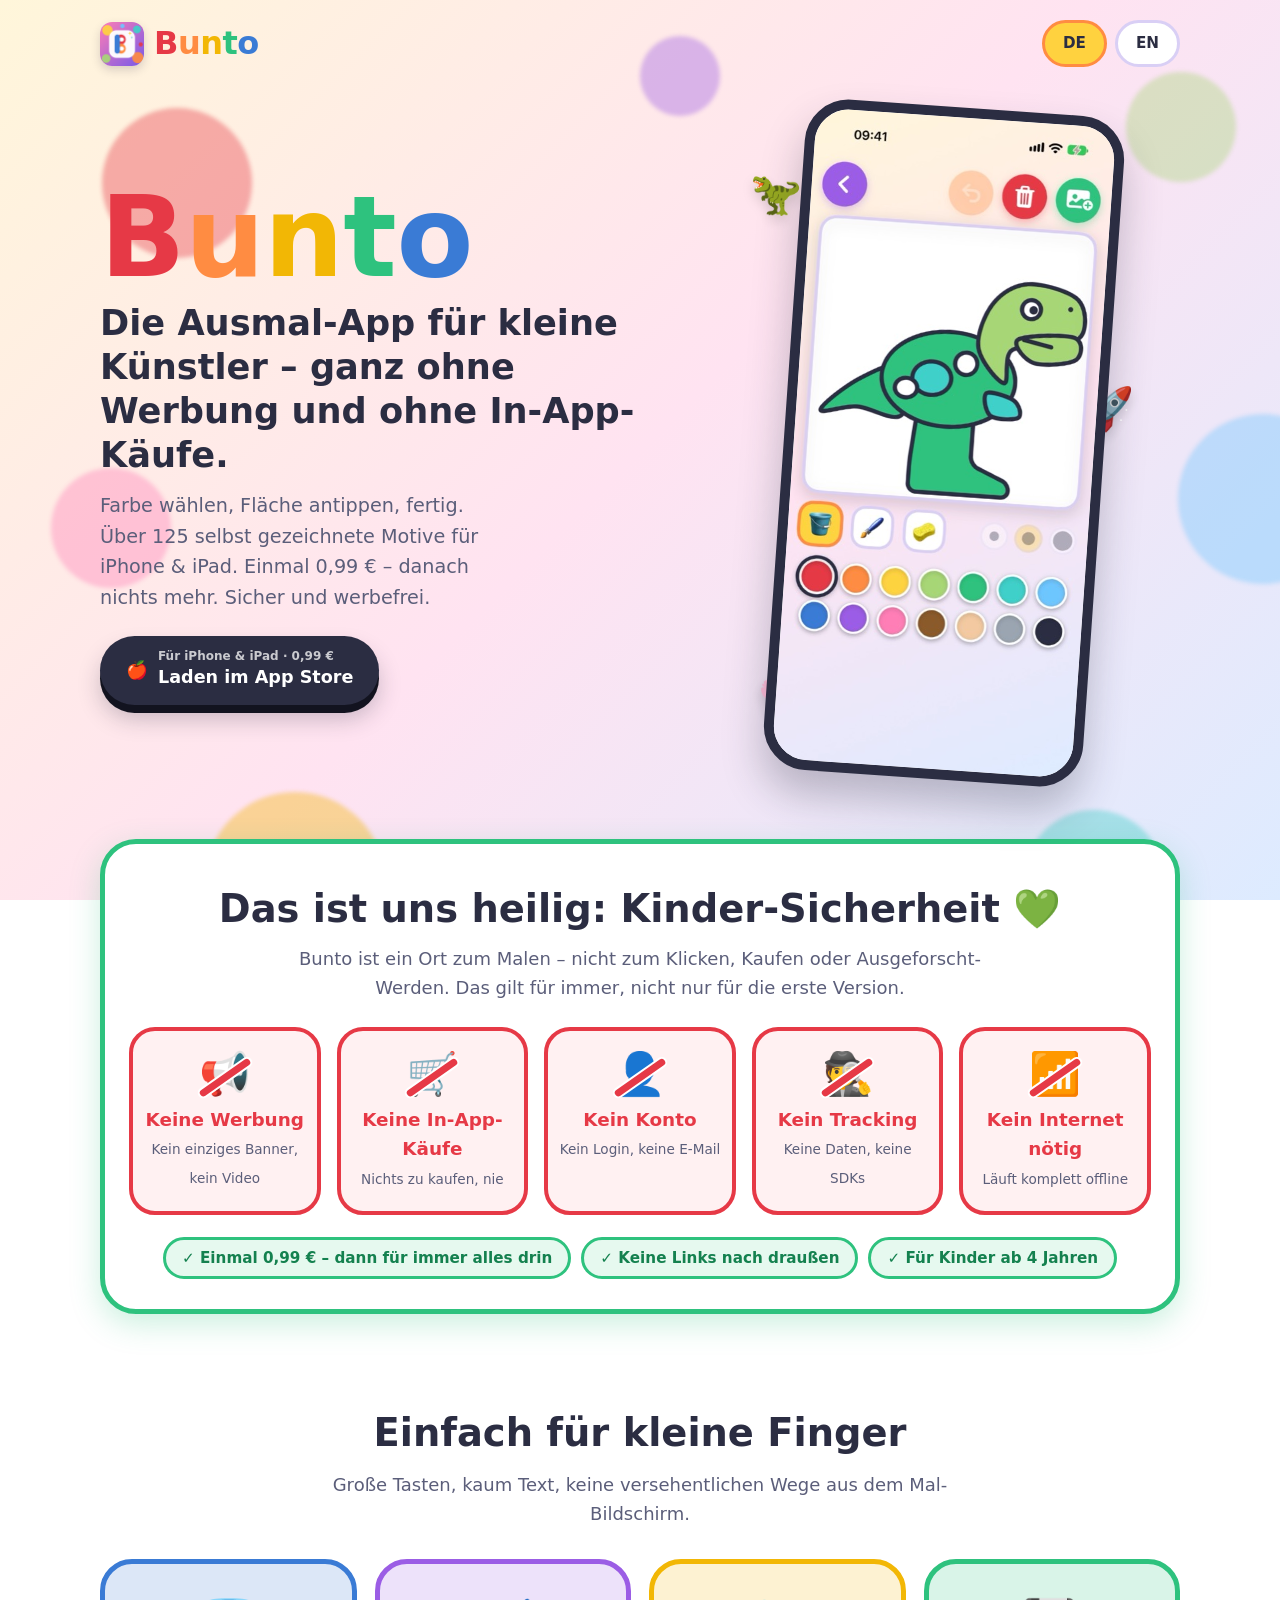
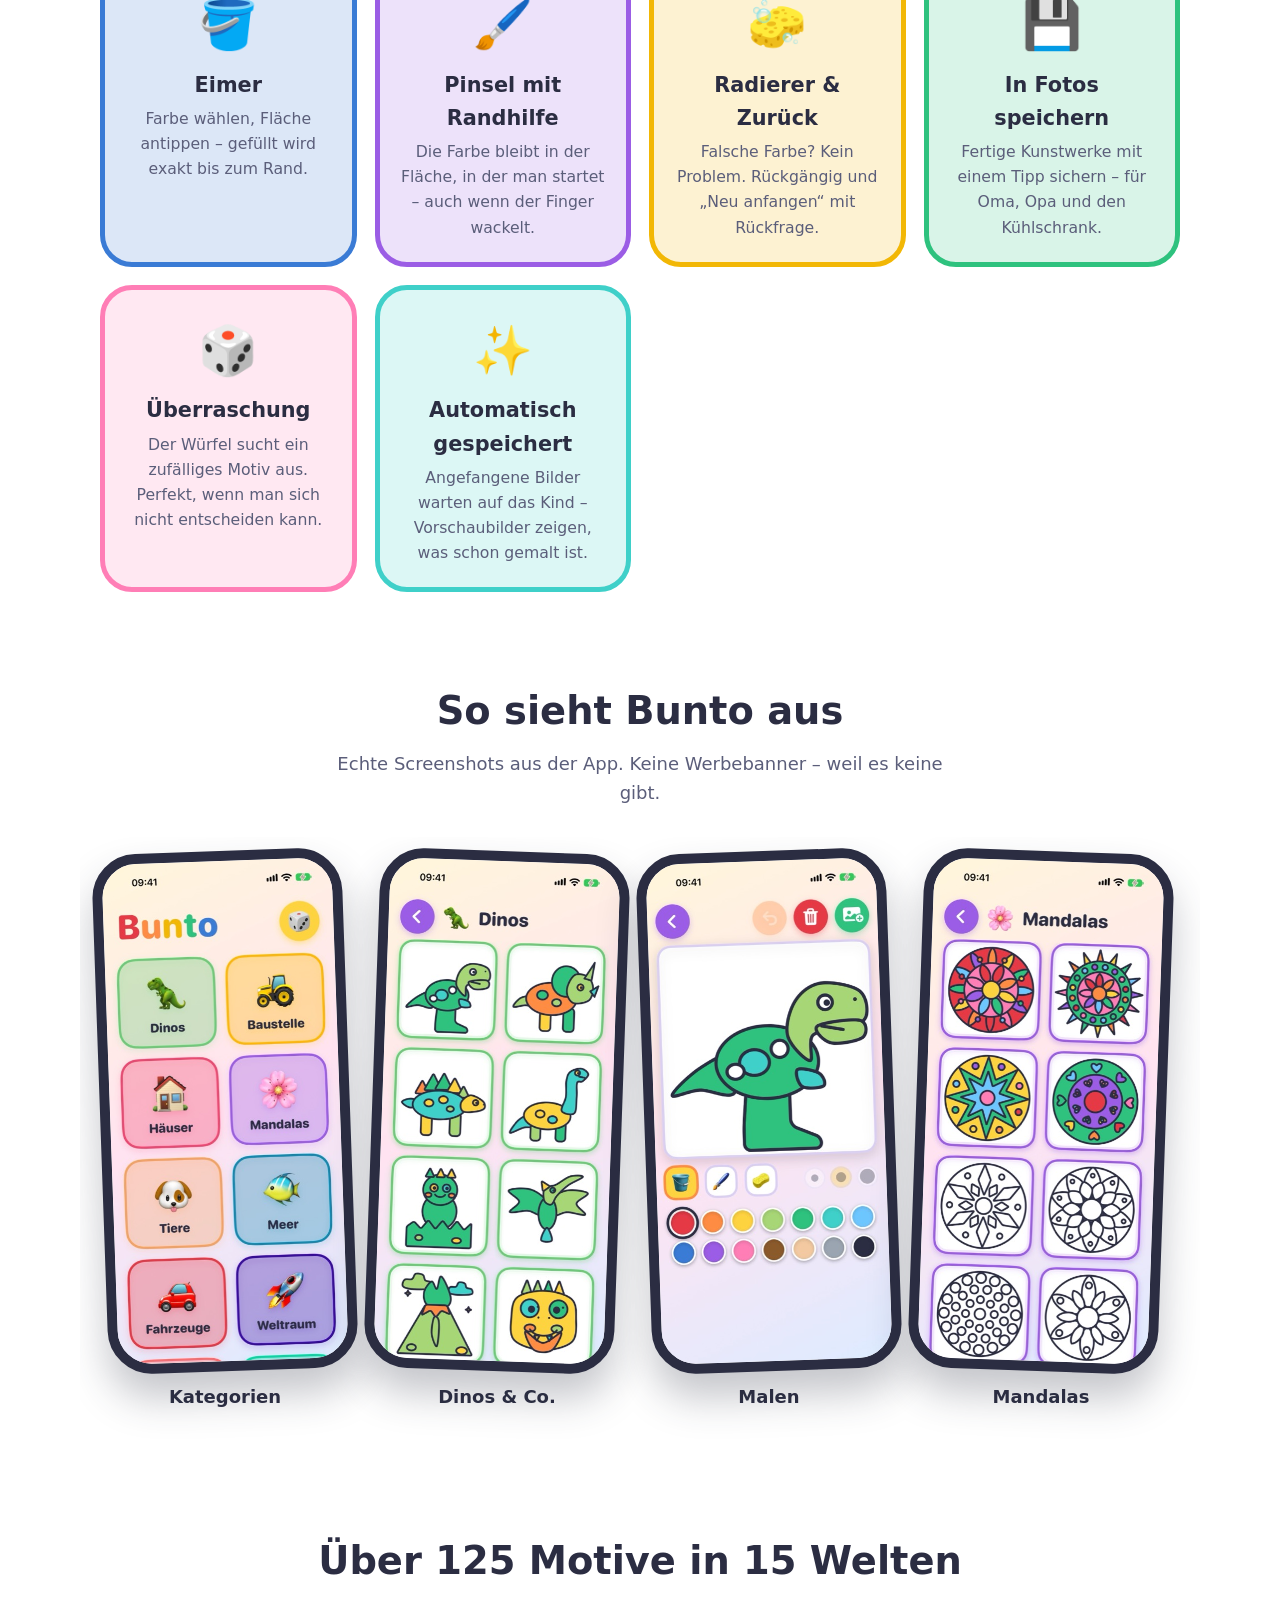
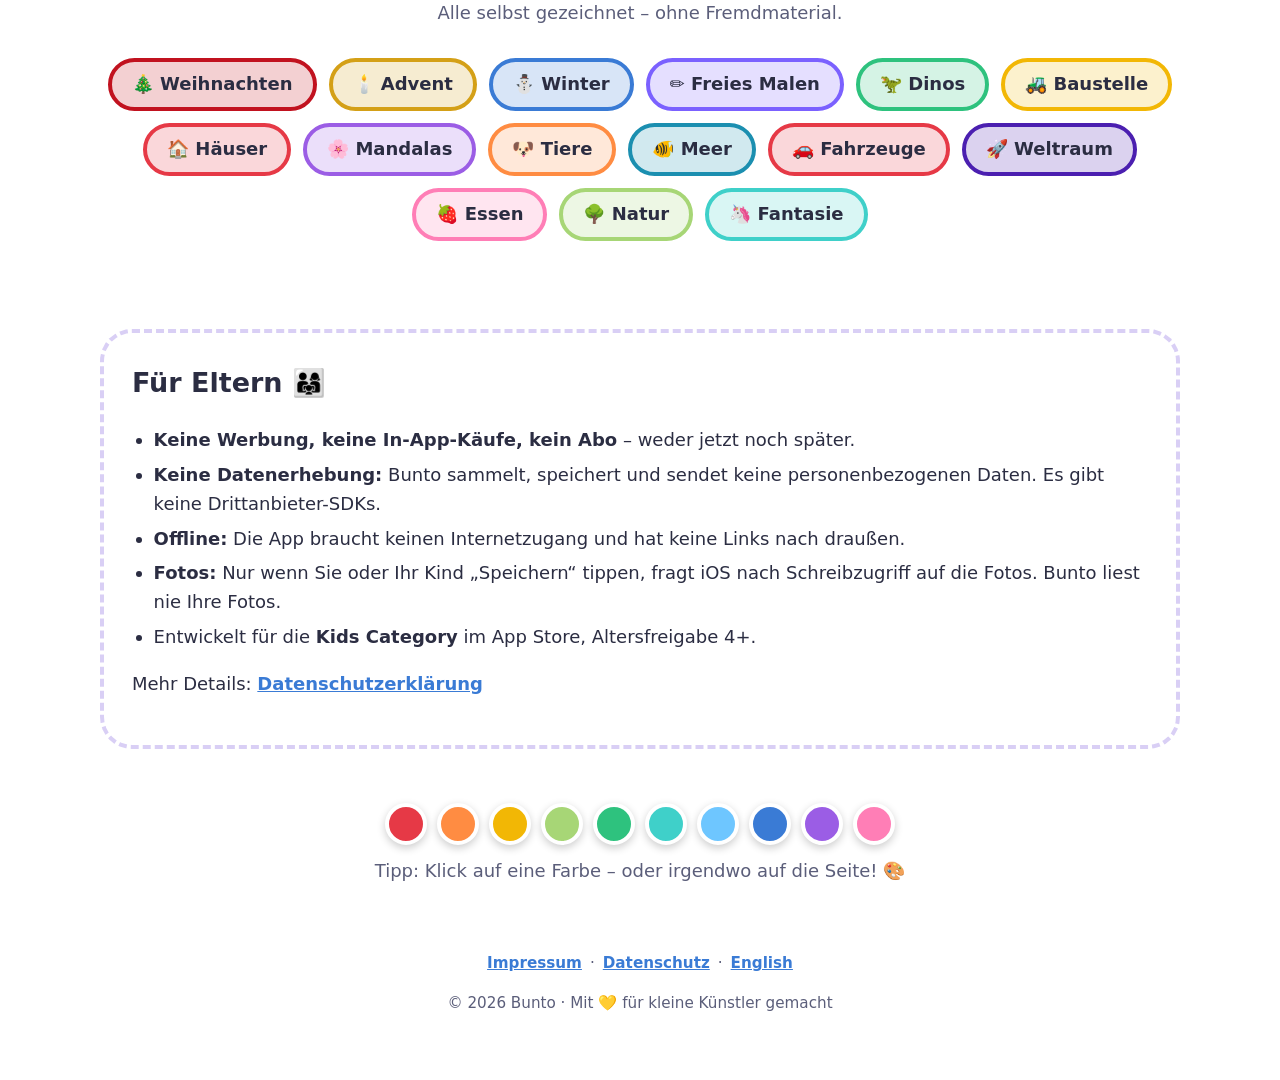
<file: index.html>
<!doctype html>
<html lang="de">
<head>
<meta charset="utf-8">
<meta name="viewport" content="width=device-width, initial-scale=1">
<title>Bunto – Malen für Kinder | Keine Werbung, keine In-App-Käufe</title>
<meta name="description" content="Bunto ist die Ausmal-App für Kinder: über 125 Motive, komplett ohne Werbung, ohne In-App-Käufe, ohne Konto und ohne Internet. Für iPhone & iPad.">
<link rel="icon" href="/assets/favicon.png">
<link rel="alternate" hreflang="de" href="/"><link rel="alternate" hreflang="en" href="/en/">
<meta property="og:title" content="Bunto – Malen für Kinder">
<meta property="og:description" content="Keine Werbung. Keine In-App-Käufe. Keine Daten. Nur Ausmalen.">
<meta property="og:image" content="/assets/icon.png">
<link rel="stylesheet" href="/assets/style.css">
</head>
<body>
<div class="splats" aria-hidden="true"></div>
<div class="wrap">
  <header class="top">
    <a class="brand" href="/"><img src="/assets/favicon.png" alt="" width="44" height="44"><span class="logo">Bunto</span></a>
    <nav class="lang" aria-label="Sprache"><a class="pill on" href="/" hreflang="de">DE</a><a class="pill" href="/en/" hreflang="en">EN</a></nav>
  </header>

  <main>
    <div class="hero">
      <div>
        <div class="logo big">Bunto</div>
        <h1>Die Ausmal-App für kleine Künstler – ganz ohne Werbung und ohne In-App-Käufe.</h1>
        <p class="lead">Farbe wählen, Fläche antippen, fertig. Über 125 selbst gezeichnete Motive für iPhone &amp; iPad. Einmal 0,99 € – danach nichts mehr. Sicher und werbefrei.</p>
        <a class="cta" href="https://apps.apple.com/app/id6836277407"><span>🍎</span><span><small>Für iPhone &amp; iPad · 0,99 €</small>Laden im App Store</span></a>
      </div>
      <div class="hero-art">
        <span class="emoji-float" style="left:-34px;top:8%">🦖</span>
        <span class="emoji-float" style="right:-30px;top:40%;animation-delay:-2s">🚀</span>
        <span class="emoji-float" style="left:-26px;bottom:8%;animation-delay:-3s">🌸</span>
        <div class="phone"><img src="/assets/shots/de/3-malen.jpg" alt="Bunto: ein Dino wird ausgemalt" width="900" height="1956"></div>
      </div>
    </div>

    <section id="versprechen" style="padding-top:10px">
      <div class="promise rv">
        <h2>Das ist uns heilig: Kinder-Sicherheit 💚</h2>
        <p>Bunto ist ein Ort zum Malen – nicht zum Klicken, Kaufen oder Ausgeforscht-Werden. Das gilt für immer, nicht nur für die erste Version.</p>
        <div class="nos">
          <div class="no"><span class="ico">📢</span><b>Keine Werbung</b><span class="s">Kein einziges Banner, kein Video</span></div>
          <div class="no"><span class="ico">🛒</span><b>Keine In-App-Käufe</b><span class="s">Nichts zu kaufen, nie</span></div>
          <div class="no"><span class="ico">👤</span><b>Kein Konto</b><span class="s">Kein Login, keine E-Mail</span></div>
          <div class="no"><span class="ico">🕵️</span><b>Kein Tracking</b><span class="s">Keine Daten, keine SDKs</span></div>
          <div class="no"><span class="ico">📶</span><b>Kein Internet nötig</b><span class="s">Läuft komplett offline</span></div>
        </div>
        <div class="yes-row">
          <span class="yes">✓ Einmal 0,99 € – dann für immer alles drin</span>
          <span class="yes">✓ Keine Links nach draußen</span>
          <span class="yes">✓ Für Kinder ab 4 Jahren</span>
        </div>
      </div>
    </section>

    <section id="features">
      <h2 class="title rv">Einfach für kleine Finger</h2>
      <p class="sub rv">Große Tasten, kaum Text, keine versehentlichen Wege aus dem Mal-Bildschirm.</p>
      <div class="cards">
        <div class="card rv" style="--c:var(--blue)"><span class="e">🪣</span><h3>Eimer</h3><p>Farbe wählen, Fläche antippen – gefüllt wird exakt bis zum Rand.</p></div>
        <div class="card rv" style="--c:var(--purple)"><span class="e">🖌️</span><h3>Pinsel mit Randhilfe</h3><p>Die Farbe bleibt in der Fläche, in der man startet – auch wenn der Finger wackelt.</p></div>
        <div class="card rv" style="--c:var(--yellow)"><span class="e">🧽</span><h3>Radierer &amp; Zurück</h3><p>Falsche Farbe? Kein Problem. Rückgängig und „Neu anfangen“ mit Rückfrage.</p></div>
        <div class="card rv" style="--c:var(--green)"><span class="e">💾</span><h3>In Fotos speichern</h3><p>Fertige Kunstwerke mit einem Tipp sichern – für Oma, Opa und den Kühlschrank.</p></div>
        <div class="card rv" style="--c:var(--pink)"><span class="e">🎲</span><h3>Überraschung</h3><p>Der Würfel sucht ein zufälliges Motiv aus. Perfekt, wenn man sich nicht entscheiden kann.</p></div>
        <div class="card rv" style="--c:var(--teal)"><span class="e">✨</span><h3>Automatisch gespeichert</h3><p>Angefangene Bilder warten auf das Kind – Vorschaubilder zeigen, was schon gemalt ist.</p></div>
      </div>
    </section>

    <section id="screenshots">
      <h2 class="title rv">So sieht Bunto aus</h2>
      <p class="sub rv">Echte Screenshots aus der App. Keine Werbebanner – weil es keine gibt.</p>
      <div class="shots">
        <figure class="rv"><div class="phone"><img loading="lazy" src="/assets/shots/de/1-start.jpg" alt="Startseite mit Motiv-Kategorien" width="900" height="1956"></div><figcaption>Kategorien</figcaption></figure>
        <figure class="rv"><div class="phone"><img loading="lazy" src="/assets/shots/de/2-dinos.jpg" alt="Dino-Motive zur Auswahl" width="900" height="1956"></div><figcaption>Dinos &amp; Co.</figcaption></figure>
        <figure class="rv"><div class="phone"><img loading="lazy" src="/assets/shots/de/3-malen.jpg" alt="Ausmalen mit Eimer und Farbpalette" width="900" height="1956"></div><figcaption>Malen</figcaption></figure>
        <figure class="rv"><div class="phone"><img loading="lazy" src="/assets/shots/de/4-mandalas.jpg" alt="Mandala-Motive" width="900" height="1956"></div><figcaption>Mandalas</figcaption></figure>
        <figure class="rv"><div class="phone"><img loading="lazy" src="/assets/shots/de/5-mandala-malen.jpg" alt="Ein Mandala wird ausgemalt" width="900" height="1956"></div><figcaption>Bunte Mandalas</figcaption></figure>
      </div>
    </section>

    <section id="motive">
      <h2 class="title rv">Über 125 Motive in 15 Welten</h2>
      <p class="sub rv">Alle selbst gezeichnet – ohne Fremdmaterial.</p>
      <div class="chips rv">
        <span class="chip" style="--c:#C1121F">🎄 Weihnachten</span><span class="chip" style="--c:#D4A017">🕯️ Advent</span>
        <span class="chip" style="--c:#3A7BD5">⛄ Winter</span><span class="chip" style="--c:#7B61FF">✏️ Freies Malen</span>
        <span class="chip" style="--c:#2EC27E">🦖 Dinos</span><span class="chip" style="--c:#F2B705">🚜 Baustelle</span>
        <span class="chip" style="--c:#E63946">🏠 Häuser</span><span class="chip" style="--c:#9B5DE5">🌸 Mandalas</span>
        <span class="chip" style="--c:#FF8C42">🐶 Tiere</span><span class="chip" style="--c:#1B8FB0">🐠 Meer</span>
        <span class="chip" style="--c:#E63946">🚗 Fahrzeuge</span><span class="chip" style="--c:#4B1FB0">🚀 Weltraum</span>
        <span class="chip" style="--c:#FF7EB6">🍓 Essen</span><span class="chip" style="--c:#A7D676">🌳 Natur</span>
        <span class="chip" style="--c:#3FD0C9">🦄 Fantasie</span>
      </div>
    </section>

    <section id="eltern">
      <div class="parents rv">
        <h2>Für Eltern 👨‍👩‍👧</h2>
        <ul>
          <li><b>Keine Werbung, keine In-App-Käufe, kein Abo</b> – weder jetzt noch später.</li>
          <li><b>Keine Datenerhebung:</b> Bunto sammelt, speichert und sendet keine personenbezogenen Daten. Es gibt keine Drittanbieter-SDKs.</li>
          <li><b>Offline:</b> Die App braucht keinen Internetzugang und hat keine Links nach draußen.</li>
          <li><b>Fotos:</b> Nur wenn Sie oder Ihr Kind „Speichern“ tippen, fragt iOS nach Schreibzugriff auf die Fotos. Bunto liest nie Ihre Fotos.</li>
          <li>Entwickelt für die <b>Kids Category</b> im App Store, Altersfreigabe 4+.</li>
        </ul>
        <p>Mehr Details: <a href="/datenschutz">Datenschutzerklärung</a></p>
      </div>
    </section>

    <div class="strip" aria-hidden="true"></div>
    <p class="sub" style="margin-top:12px">Tipp: Klick auf eine Farbe – oder irgendwo auf die Seite! 🎨</p>
  </main>

  <footer>
    <a href="/impressum">Impressum</a>·<a href="/datenschutz">Datenschutz</a>·<a href="/en/">English</a>
    <p>© 2026 Bunto · Mit 💛 für kleine Künstler gemacht</p>
  </footer>
</div>
<script src="/assets/app.js" defer></script>
</body>
</html>
</file>
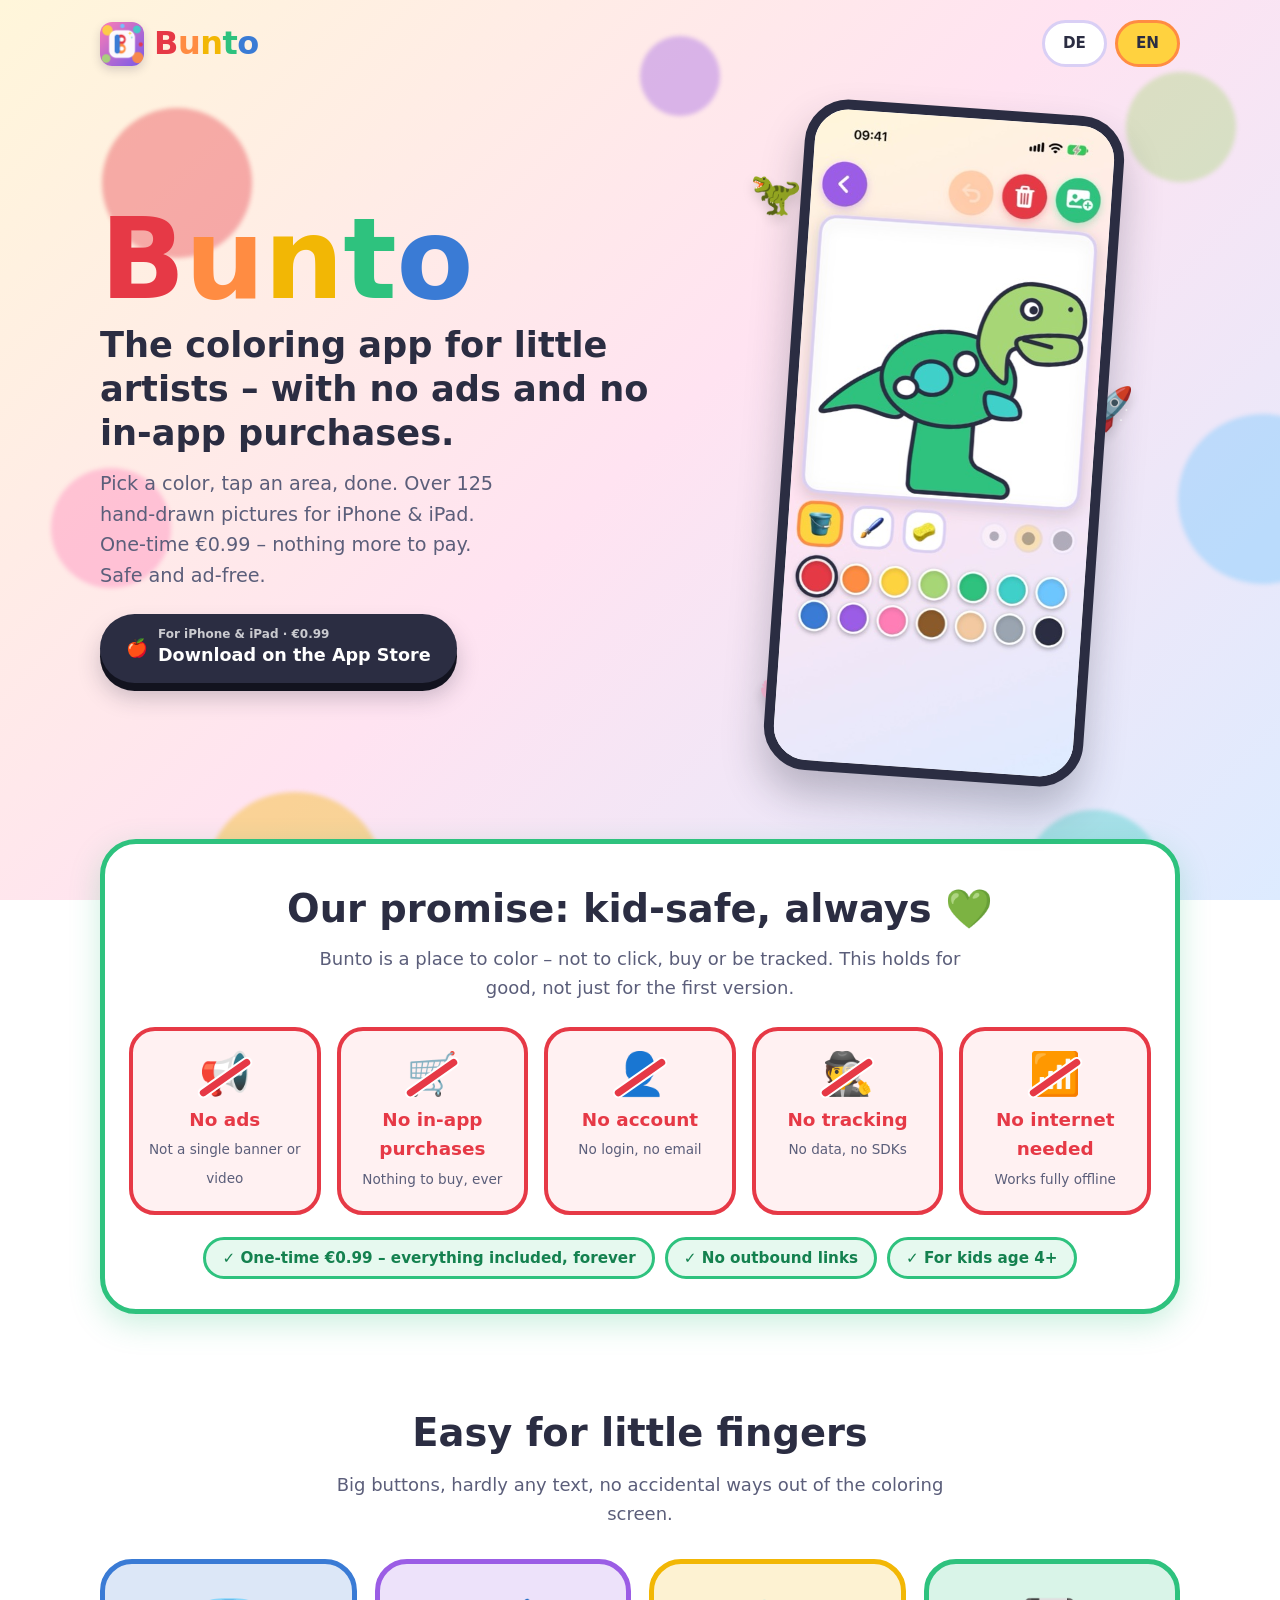
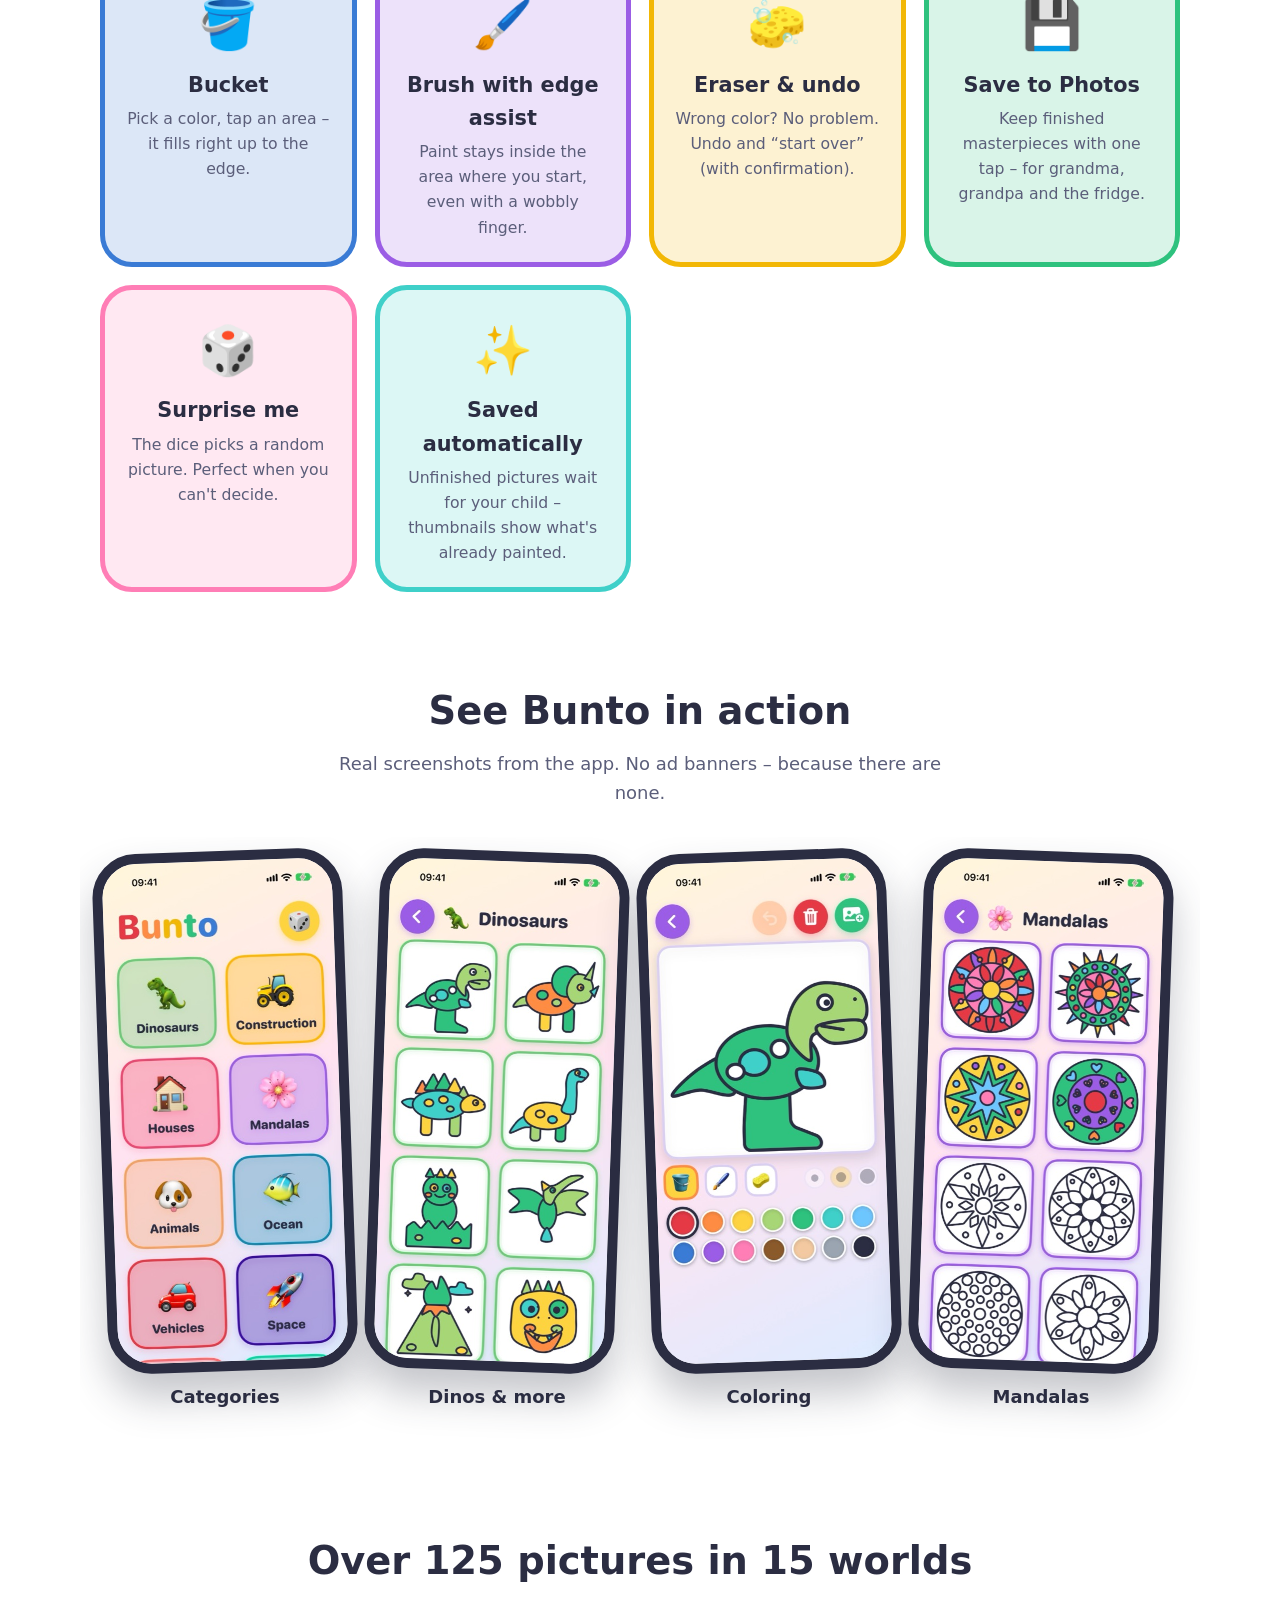
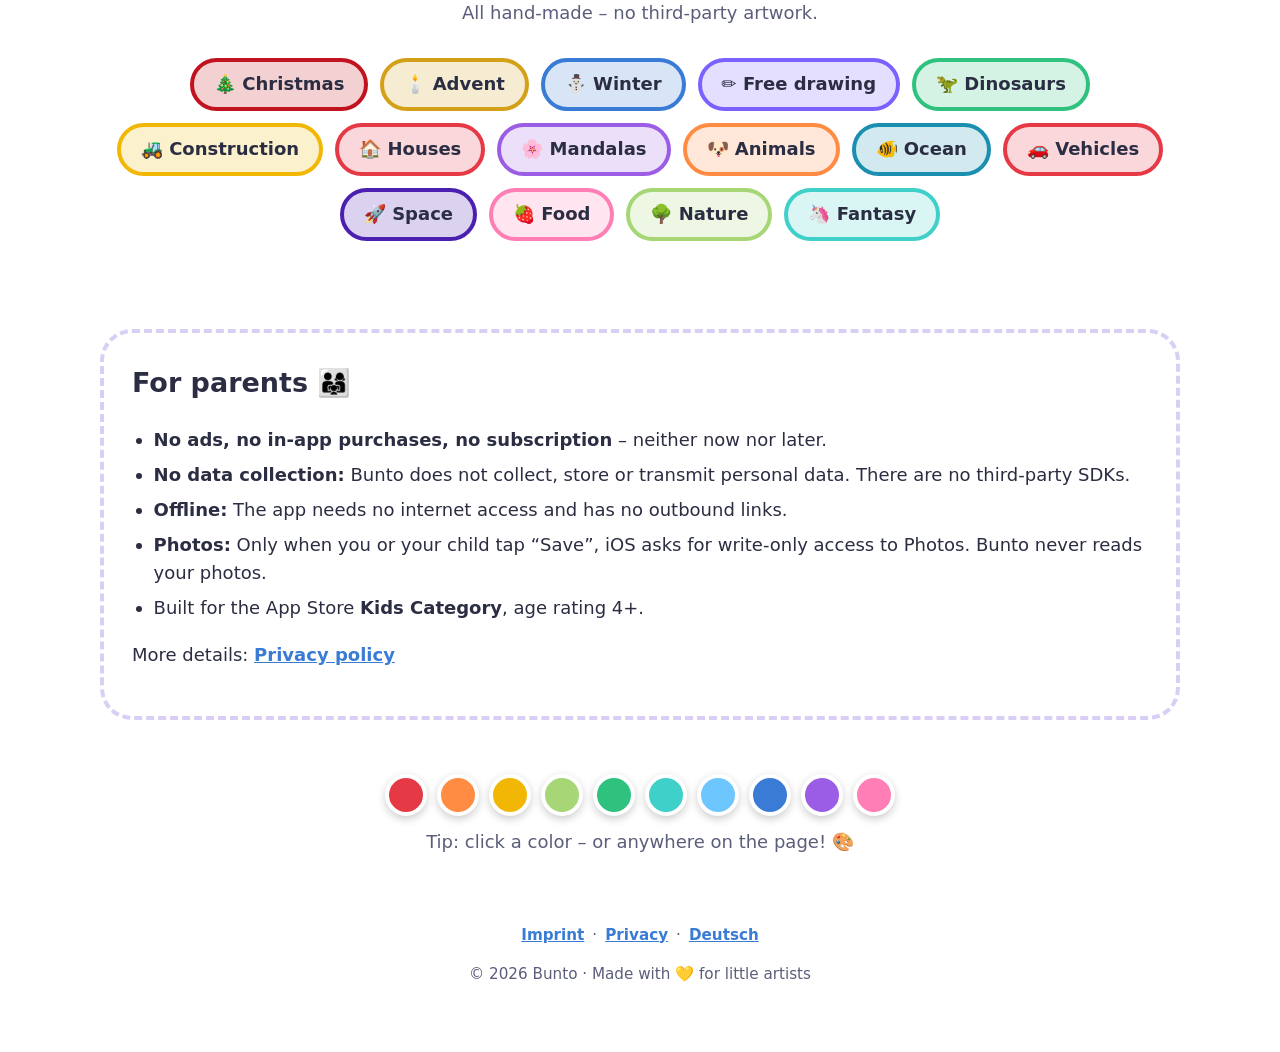
<file: en/index.html>
<!doctype html>
<html lang="en">
<head>
<meta charset="utf-8">
<meta name="viewport" content="width=device-width, initial-scale=1">
<title>Bunto – Coloring for Kids | No ads, no in-app purchases</title>
<meta name="description" content="Bunto is the coloring app for kids: over 125 pictures, completely free of ads, in-app purchases, accounts and internet. For iPhone & iPad.">
<link rel="icon" href="/assets/favicon.png">
<link rel="alternate" hreflang="de" href="/"><link rel="alternate" hreflang="en" href="/en/">
<meta property="og:title" content="Bunto – Coloring for Kids">
<meta property="og:description" content="No ads. No in-app purchases. No data collected. Just coloring.">
<meta property="og:image" content="/assets/icon.png">
<link rel="stylesheet" href="/assets/style.css">
</head>
<body>
<div class="splats" aria-hidden="true"></div>
<div class="wrap">
  <header class="top">
    <a class="brand" href="/en/"><img src="/assets/favicon.png" alt="" width="44" height="44"><span class="logo">Bunto</span></a>
    <nav class="lang" aria-label="Language"><a class="pill" href="/" hreflang="de">DE</a><a class="pill on" href="/en/" hreflang="en">EN</a></nav>
  </header>

  <main>
    <div class="hero">
      <div>
        <div class="logo big">Bunto</div>
        <h1>The coloring app for little artists – with no ads and no in-app purchases.</h1>
        <p class="lead">Pick a color, tap an area, done. Over 125 hand-drawn pictures for iPhone &amp; iPad. One-time €0.99 – nothing more to pay. Safe and ad-free.</p>
        <a class="cta" href="https://apps.apple.com/app/id6836277407"><span>🍎</span><span><small>For iPhone &amp; iPad · €0.99</small>Download on the App Store</span></a>
      </div>
      <div class="hero-art">
        <span class="emoji-float" style="left:-34px;top:8%">🦖</span>
        <span class="emoji-float" style="right:-30px;top:40%;animation-delay:-2s">🚀</span>
        <span class="emoji-float" style="left:-26px;bottom:8%;animation-delay:-3s">🌸</span>
        <div class="phone"><img src="/assets/shots/en/3-coloring.jpg" alt="Bunto: coloring a dinosaur" width="900" height="1956"></div>
      </div>
    </div>

    <section id="promise" style="padding-top:10px">
      <div class="promise rv">
        <h2>Our promise: kid-safe, always 💚</h2>
        <p>Bunto is a place to color – not to click, buy or be tracked. This holds for good, not just for the first version.</p>
        <div class="nos">
          <div class="no"><span class="ico">📢</span><b>No ads</b><span class="s">Not a single banner or video</span></div>
          <div class="no"><span class="ico">🛒</span><b>No in-app purchases</b><span class="s">Nothing to buy, ever</span></div>
          <div class="no"><span class="ico">👤</span><b>No account</b><span class="s">No login, no email</span></div>
          <div class="no"><span class="ico">🕵️</span><b>No tracking</b><span class="s">No data, no SDKs</span></div>
          <div class="no"><span class="ico">📶</span><b>No internet needed</b><span class="s">Works fully offline</span></div>
        </div>
        <div class="yes-row">
          <span class="yes">✓ One-time €0.99 – everything included, forever</span>
          <span class="yes">✓ No outbound links</span>
          <span class="yes">✓ For kids age 4+</span>
        </div>
      </div>
    </section>

    <section id="features">
      <h2 class="title rv">Easy for little fingers</h2>
      <p class="sub rv">Big buttons, hardly any text, no accidental ways out of the coloring screen.</p>
      <div class="cards">
        <div class="card rv" style="--c:var(--blue)"><span class="e">🪣</span><h3>Bucket</h3><p>Pick a color, tap an area – it fills right up to the edge.</p></div>
        <div class="card rv" style="--c:var(--purple)"><span class="e">🖌️</span><h3>Brush with edge assist</h3><p>Paint stays inside the area where you start, even with a wobbly finger.</p></div>
        <div class="card rv" style="--c:var(--yellow)"><span class="e">🧽</span><h3>Eraser &amp; undo</h3><p>Wrong color? No problem. Undo and “start over” (with confirmation).</p></div>
        <div class="card rv" style="--c:var(--green)"><span class="e">💾</span><h3>Save to Photos</h3><p>Keep finished masterpieces with one tap – for grandma, grandpa and the fridge.</p></div>
        <div class="card rv" style="--c:var(--pink)"><span class="e">🎲</span><h3>Surprise me</h3><p>The dice picks a random picture. Perfect when you can't decide.</p></div>
        <div class="card rv" style="--c:var(--teal)"><span class="e">✨</span><h3>Saved automatically</h3><p>Unfinished pictures wait for your child – thumbnails show what's already painted.</p></div>
      </div>
    </section>

    <section id="screenshots">
      <h2 class="title rv">See Bunto in action</h2>
      <p class="sub rv">Real screenshots from the app. No ad banners – because there are none.</p>
      <div class="shots">
        <figure class="rv"><div class="phone"><img loading="lazy" src="/assets/shots/en/1-start.jpg" alt="Home screen with picture categories" width="900" height="1956"></div><figcaption>Categories</figcaption></figure>
        <figure class="rv"><div class="phone"><img loading="lazy" src="/assets/shots/en/2-dinos.jpg" alt="Dinosaur pictures to choose from" width="900" height="1956"></div><figcaption>Dinos &amp; more</figcaption></figure>
        <figure class="rv"><div class="phone"><img loading="lazy" src="/assets/shots/en/3-coloring.jpg" alt="Coloring with bucket and palette" width="900" height="1956"></div><figcaption>Coloring</figcaption></figure>
        <figure class="rv"><div class="phone"><img loading="lazy" src="/assets/shots/en/4-mandalas.jpg" alt="Mandala pictures" width="900" height="1956"></div><figcaption>Mandalas</figcaption></figure>
        <figure class="rv"><div class="phone"><img loading="lazy" src="/assets/shots/en/5-mandala-coloring.jpg" alt="Coloring a mandala" width="900" height="1956"></div><figcaption>Colorful mandalas</figcaption></figure>
      </div>
    </section>

    <section id="pictures">
      <h2 class="title rv">Over 125 pictures in 15 worlds</h2>
      <p class="sub rv">All hand-made – no third-party artwork.</p>
      <div class="chips rv">
        <span class="chip" style="--c:#C1121F">🎄 Christmas</span><span class="chip" style="--c:#D4A017">🕯️ Advent</span>
        <span class="chip" style="--c:#3A7BD5">⛄ Winter</span><span class="chip" style="--c:#7B61FF">✏️ Free drawing</span>
        <span class="chip" style="--c:#2EC27E">🦖 Dinosaurs</span><span class="chip" style="--c:#F2B705">🚜 Construction</span>
        <span class="chip" style="--c:#E63946">🏠 Houses</span><span class="chip" style="--c:#9B5DE5">🌸 Mandalas</span>
        <span class="chip" style="--c:#FF8C42">🐶 Animals</span><span class="chip" style="--c:#1B8FB0">🐠 Ocean</span>
        <span class="chip" style="--c:#E63946">🚗 Vehicles</span><span class="chip" style="--c:#4B1FB0">🚀 Space</span>
        <span class="chip" style="--c:#FF7EB6">🍓 Food</span><span class="chip" style="--c:#A7D676">🌳 Nature</span>
        <span class="chip" style="--c:#3FD0C9">🦄 Fantasy</span>
      </div>
    </section>

    <section id="parents">
      <div class="parents rv">
        <h2>For parents 👨‍👩‍👧</h2>
        <ul>
          <li><b>No ads, no in-app purchases, no subscription</b> – neither now nor later.</li>
          <li><b>No data collection:</b> Bunto does not collect, store or transmit personal data. There are no third-party SDKs.</li>
          <li><b>Offline:</b> The app needs no internet access and has no outbound links.</li>
          <li><b>Photos:</b> Only when you or your child tap “Save”, iOS asks for write-only access to Photos. Bunto never reads your photos.</li>
          <li>Built for the App Store <b>Kids Category</b>, age rating 4+.</li>
        </ul>
        <p>More details: <a href="/en/privacy">Privacy policy</a></p>
      </div>
    </section>

    <div class="strip" aria-hidden="true"></div>
    <p class="sub" style="margin-top:12px">Tip: click a color – or anywhere on the page! 🎨</p>
  </main>

  <footer>
    <a href="/en/imprint">Imprint</a>·<a href="/en/privacy">Privacy</a>·<a href="/">Deutsch</a>
    <p>© 2026 Bunto · Made with 💛 for little artists</p>
  </footer>
</div>
<script src="/assets/app.js" defer></script>
</body>
</html>
</file>
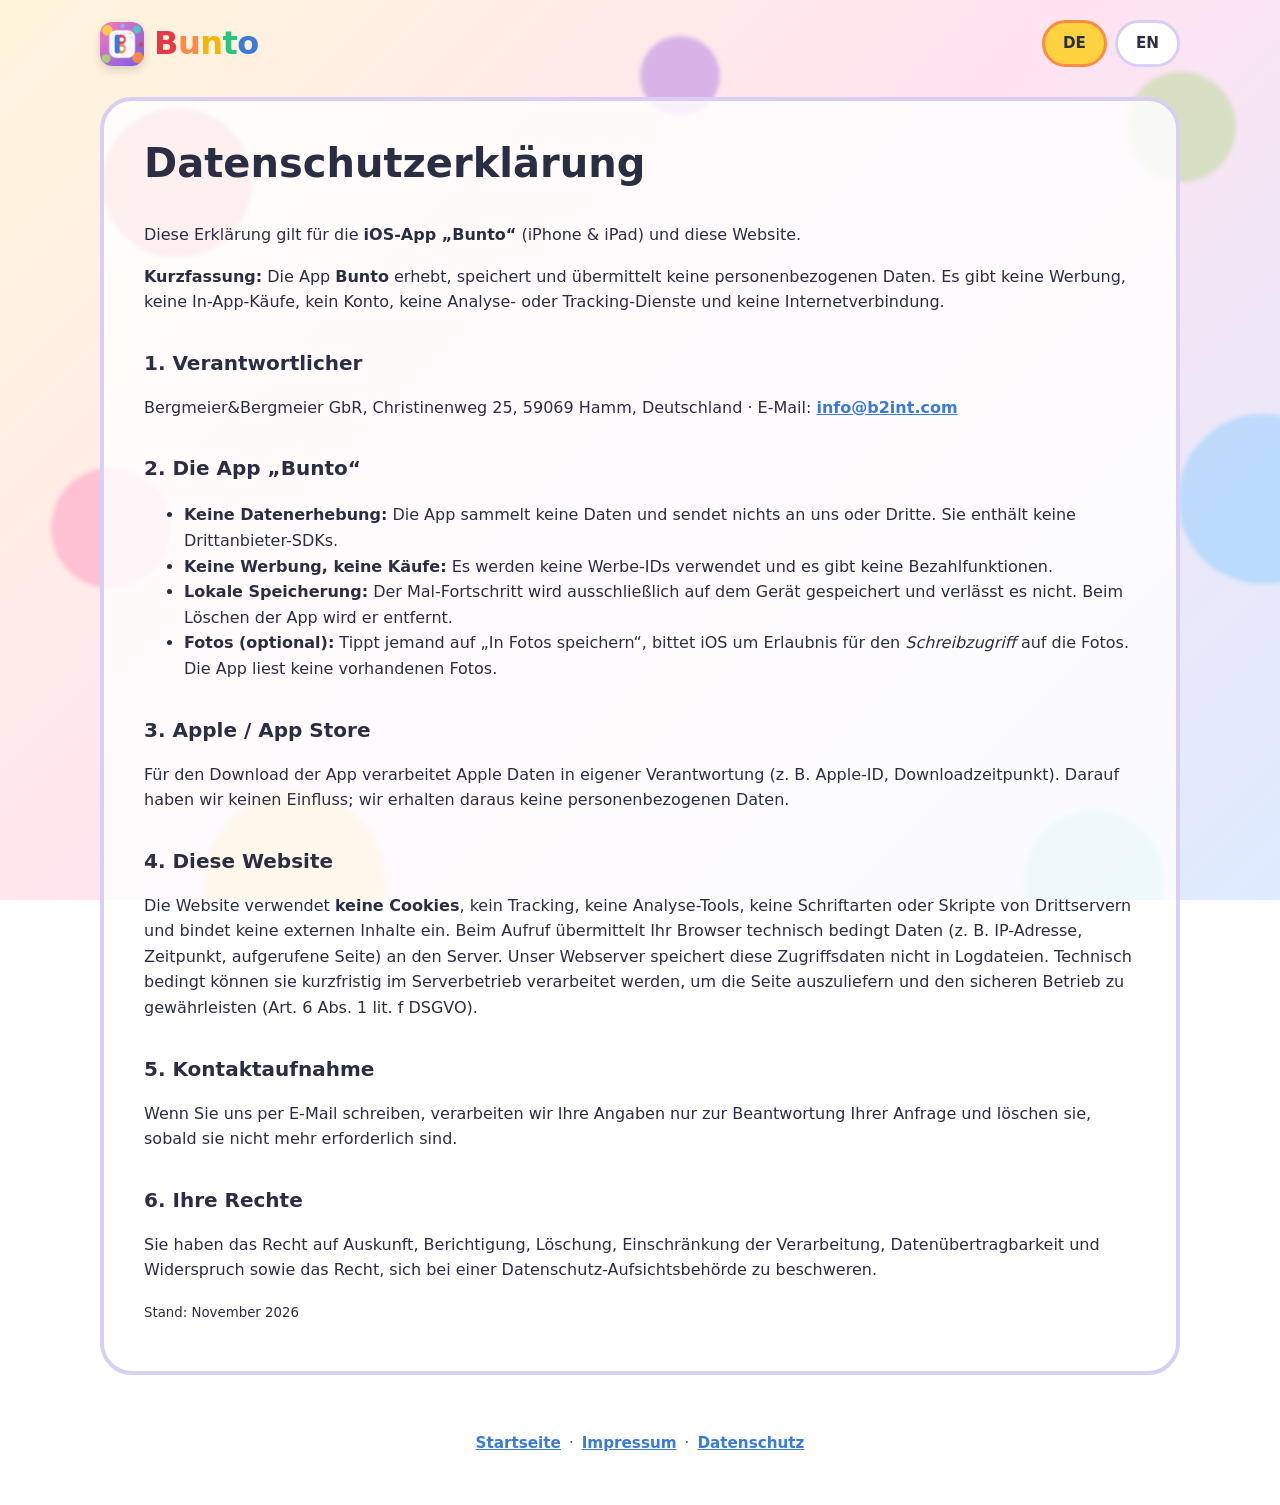
<file: datenschutz.html>
<!doctype html>
<html lang="de">
<head>
<meta charset="utf-8">
<meta name="viewport" content="width=device-width, initial-scale=1">
<title>Datenschutzerklärung – Bunto</title>
<meta name="robots" content="noindex,follow">
<link rel="icon" href="/assets/favicon.png">
<link rel="stylesheet" href="/assets/style.css">
</head>
<body>
<div class="splats" aria-hidden="true"></div>
<div class="wrap">
  <header class="top">
    <a class="brand" href="/"><img src="/assets/favicon.png" alt="" width="44" height="44"><span class="logo">Bunto</span></a>
    <nav class="lang"><a class="pill on" href="/datenschutz" hreflang="de">DE</a><a class="pill" href="/en/privacy" hreflang="en">EN</a></nav>
  </header>
  <main class="legal">
<h1>Datenschutzerklärung</h1>
<p>Diese Erklärung gilt für die <b>iOS-App „Bunto“</b> (iPhone &amp; iPad) und diese Website.</p>
<p><b>Kurzfassung:</b> Die App <b>Bunto</b> erhebt, speichert und übermittelt keine personenbezogenen Daten. Es gibt keine Werbung, keine In-App-Käufe, kein Konto, keine Analyse- oder Tracking-Dienste und keine Internetverbindung.</p>
<h2>1. Verantwortlicher</h2>
<p>Bergmeier&amp;Bergmeier GbR, Christinenweg 25, 59069 Hamm, Deutschland · E-Mail: <a href="mailto:info@b2int.com">info@b2int.com</a></p>
<h2>2. Die App „Bunto“</h2>
<ul>
<li><b>Keine Datenerhebung:</b> Die App sammelt keine Daten und sendet nichts an uns oder Dritte. Sie enthält keine Drittanbieter-SDKs.</li>
<li><b>Keine Werbung, keine Käufe:</b> Es werden keine Werbe-IDs verwendet und es gibt keine Bezahlfunktionen.</li>
<li><b>Lokale Speicherung:</b> Der Mal-Fortschritt wird ausschließlich auf dem Gerät gespeichert und verlässt es nicht. Beim Löschen der App wird er entfernt.</li>
<li><b>Fotos (optional):</b> Tippt jemand auf „In Fotos speichern“, bittet iOS um Erlaubnis für den <i>Schreibzugriff</i> auf die Fotos. Die App liest keine vorhandenen Fotos.</li>
</ul>
<h2>3. Apple / App Store</h2>
<p>Für den Download der App verarbeitet Apple Daten in eigener Verantwortung (z. B. Apple-ID, Downloadzeitpunkt). Darauf haben wir keinen Einfluss; wir erhalten daraus keine personenbezogenen Daten.</p>
<h2>4. Diese Website</h2>
<p>Die Website verwendet <b>keine Cookies</b>, kein Tracking, keine Analyse-Tools, keine Schriftarten oder Skripte von Drittservern und bindet keine externen Inhalte ein. Beim Aufruf übermittelt Ihr Browser technisch bedingt Daten (z. B. IP-Adresse, Zeitpunkt, aufgerufene Seite) an den Server. Unser Webserver speichert diese Zugriffsdaten nicht in Logdateien. Technisch bedingt können sie kurzfristig im Serverbetrieb verarbeitet werden, um die Seite auszuliefern und den sicheren Betrieb zu gewährleisten (Art. 6 Abs. 1 lit. f DSGVO).</p>
<h2>5. Kontaktaufnahme</h2>
<p>Wenn Sie uns per E-Mail schreiben, verarbeiten wir Ihre Angaben nur zur Beantwortung Ihrer Anfrage und löschen sie, sobald sie nicht mehr erforderlich sind.</p>
<h2>6. Ihre Rechte</h2>
<p>Sie haben das Recht auf Auskunft, Berichtigung, Löschung, Einschränkung der Verarbeitung, Datenübertragbarkeit und Widerspruch sowie das Recht, sich bei einer Datenschutz-Aufsichtsbehörde zu beschweren.</p>
<p><small>Stand: November 2026</small></p>
  </main>
  <footer><a href="/">Startseite</a>·<a href="/impressum">Impressum</a>·<a href="/datenschutz">Datenschutz</a></footer>
</div>
<script src="/assets/app.js" defer></script>
</body>
</html>
</file>
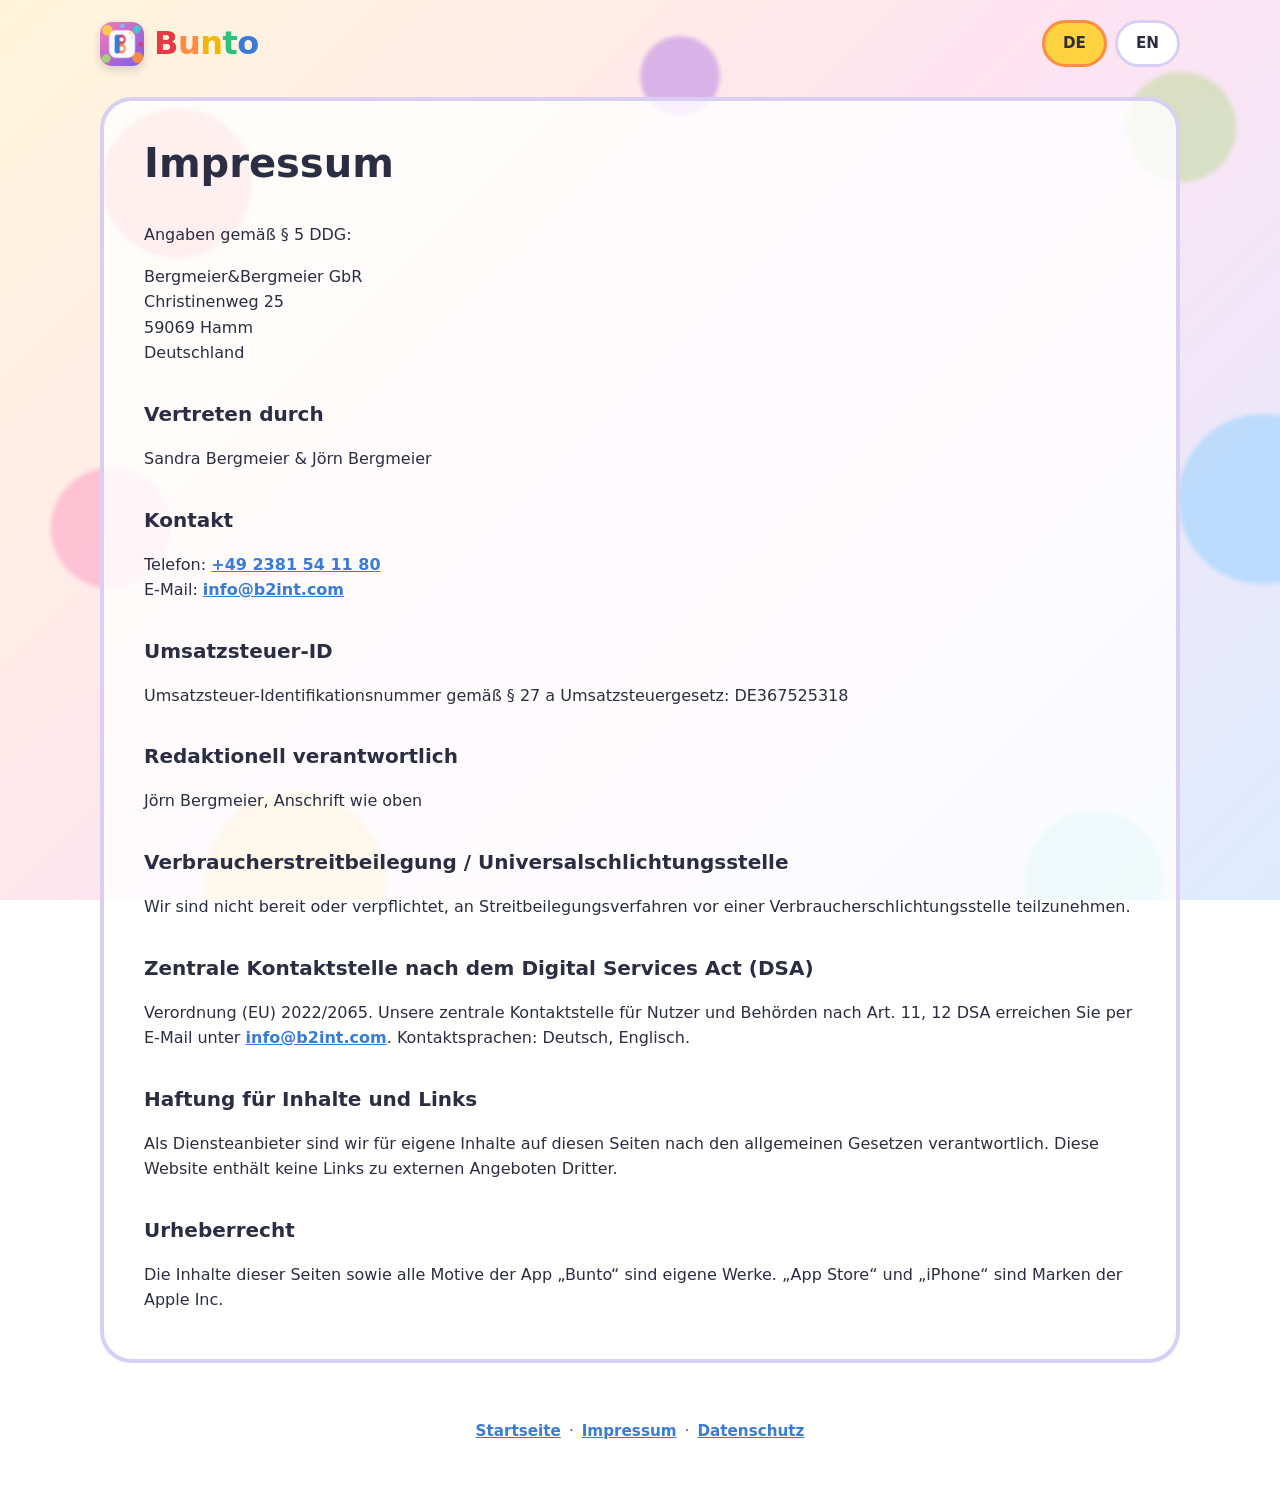
<file: impressum.html>
<!doctype html>
<html lang="de">
<head>
<meta charset="utf-8">
<meta name="viewport" content="width=device-width, initial-scale=1">
<title>Impressum – Bunto</title>
<meta name="robots" content="noindex,follow">
<link rel="icon" href="/assets/favicon.png">
<link rel="stylesheet" href="/assets/style.css">
</head>
<body>
<div class="splats" aria-hidden="true"></div>
<div class="wrap">
  <header class="top">
    <a class="brand" href="/"><img src="/assets/favicon.png" alt="" width="44" height="44"><span class="logo">Bunto</span></a>
    <nav class="lang"><a class="pill on" href="/impressum" hreflang="de">DE</a><a class="pill" href="/en/imprint" hreflang="en">EN</a></nav>
  </header>
  <main class="legal">
<h1>Impressum</h1>
<p>Angaben gemäß § 5 DDG:</p>
<p>Bergmeier&amp;Bergmeier GbR<br>
Christinenweg 25<br>
59069 Hamm<br>
Deutschland</p>
<h2>Vertreten durch</h2>
<p>Sandra Bergmeier &amp; Jörn Bergmeier</p>
<h2>Kontakt</h2>
<p>Telefon: <a href="tel:+492381541180">+49 2381 54 11 80</a><br>
E-Mail: <a href="mailto:info@b2int.com">info@b2int.com</a></p>
<h2>Umsatzsteuer-ID</h2>
<p>Umsatzsteuer-Identifikationsnummer gemäß § 27 a Umsatzsteuergesetz: DE367525318</p>
<h2>Redaktionell verantwortlich</h2>
<p>Jörn Bergmeier, Anschrift wie oben</p>
<h2>Verbraucherstreitbeilegung / Universalschlichtungsstelle</h2>
<p>Wir sind nicht bereit oder verpflichtet, an Streitbeilegungsverfahren vor einer Verbraucherschlichtungsstelle teilzunehmen.</p>
<h2>Zentrale Kontaktstelle nach dem Digital Services Act (DSA)</h2>
<p>Verordnung (EU) 2022/2065. Unsere zentrale Kontaktstelle für Nutzer und Behörden nach Art. 11, 12 DSA erreichen Sie per E-Mail unter <a href="mailto:info@b2int.com">info@b2int.com</a>. Kontaktsprachen: Deutsch, Englisch.</p>
<h2>Haftung für Inhalte und Links</h2>
<p>Als Diensteanbieter sind wir für eigene Inhalte auf diesen Seiten nach den allgemeinen Gesetzen verantwortlich. Diese Website enthält keine Links zu externen Angeboten Dritter.</p>
<h2>Urheberrecht</h2>
<p>Die Inhalte dieser Seiten sowie alle Motive der App „Bunto“ sind eigene Werke. „App Store“ und „iPhone“ sind Marken der Apple Inc.</p>
  </main>
  <footer><a href="/">Startseite</a>·<a href="/impressum">Impressum</a>·<a href="/datenschutz">Datenschutz</a></footer>
</div>
<script src="/assets/app.js" defer></script>
</body>
</html>
</file>
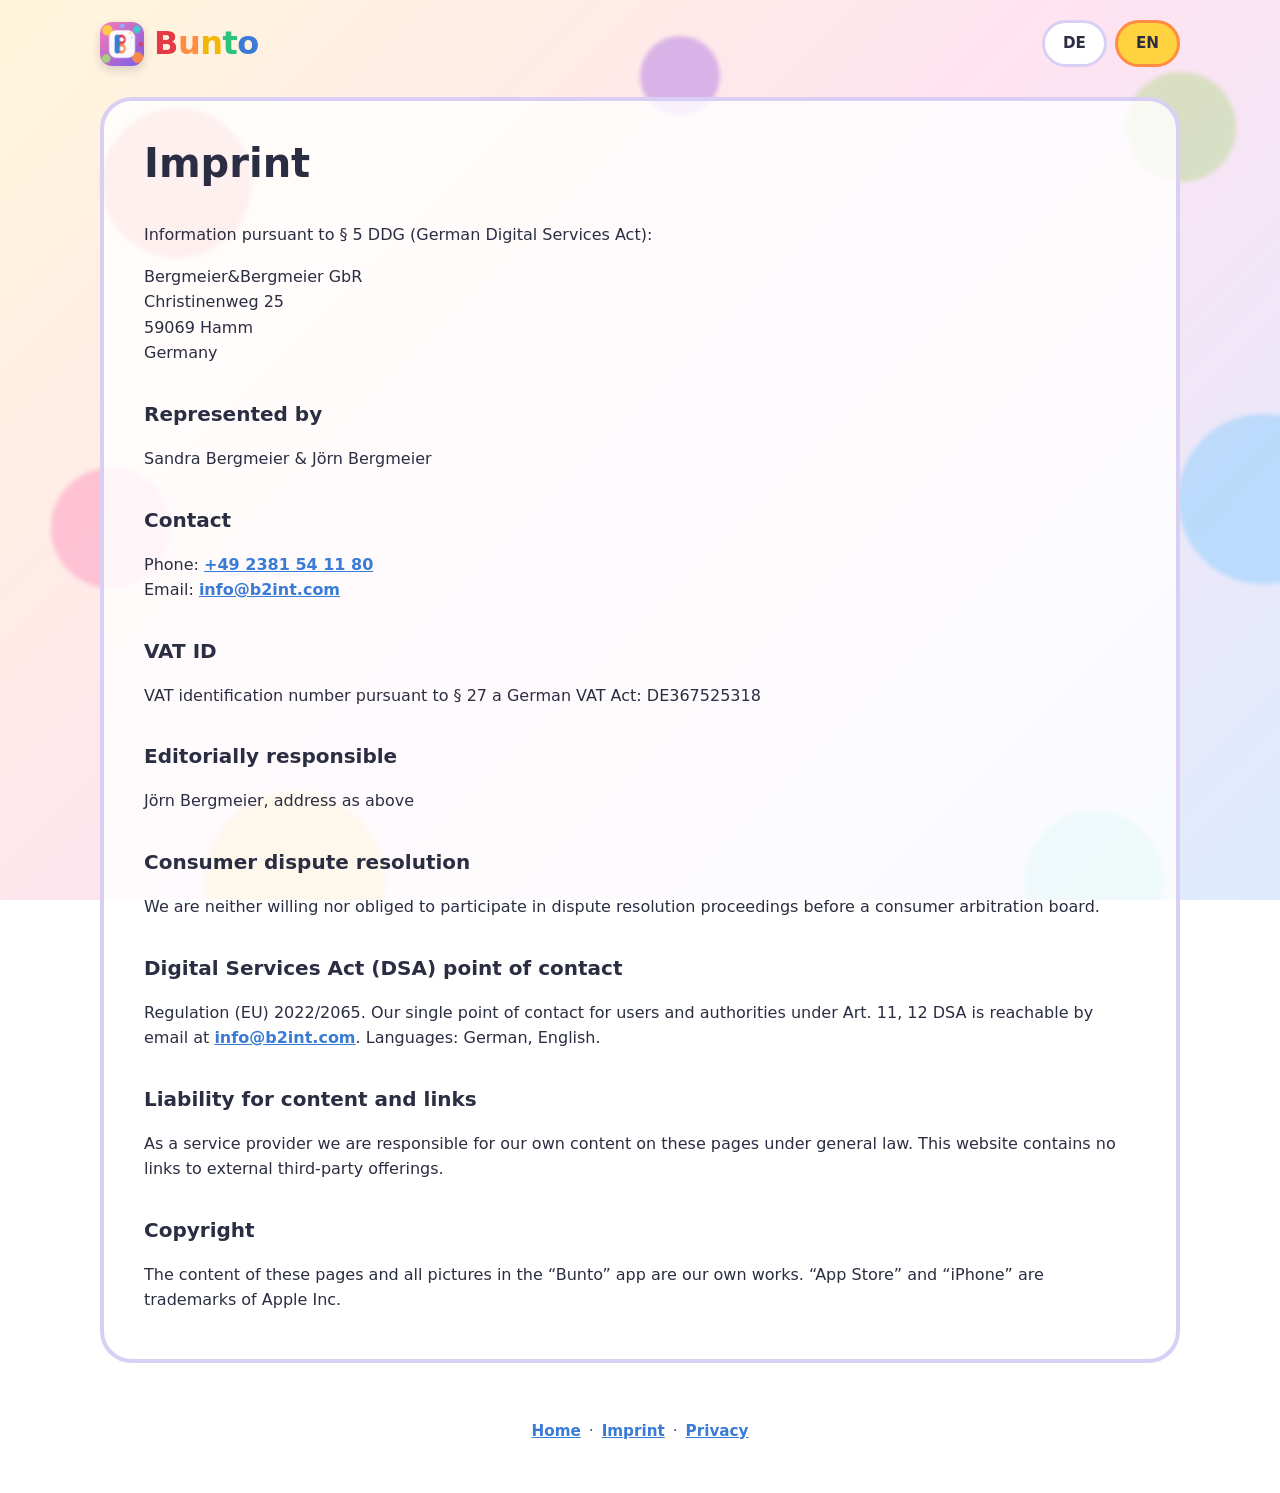
<file: en/imprint.html>
<!doctype html>
<html lang="en">
<head>
<meta charset="utf-8">
<meta name="viewport" content="width=device-width, initial-scale=1">
<title>Imprint – Bunto</title>
<meta name="robots" content="noindex,follow">
<link rel="icon" href="/assets/favicon.png">
<link rel="stylesheet" href="/assets/style.css">
</head>
<body>
<div class="splats" aria-hidden="true"></div>
<div class="wrap">
  <header class="top">
    <a class="brand" href="/en/"><img src="/assets/favicon.png" alt="" width="44" height="44"><span class="logo">Bunto</span></a>
    <nav class="lang"><a class="pill" href="/impressum" hreflang="de">DE</a><a class="pill on" href="/en/imprint" hreflang="en">EN</a></nav>
  </header>
  <main class="legal">
<h1>Imprint</h1>
<p>Information pursuant to § 5 DDG (German Digital Services Act):</p>
<p>Bergmeier&amp;Bergmeier GbR<br>
Christinenweg 25<br>
59069 Hamm<br>
Germany</p>
<h2>Represented by</h2>
<p>Sandra Bergmeier &amp; Jörn Bergmeier</p>
<h2>Contact</h2>
<p>Phone: <a href="tel:+492381541180">+49 2381 54 11 80</a><br>
Email: <a href="mailto:info@b2int.com">info@b2int.com</a></p>
<h2>VAT ID</h2>
<p>VAT identification number pursuant to § 27 a German VAT Act: DE367525318</p>
<h2>Editorially responsible</h2>
<p>Jörn Bergmeier, address as above</p>
<h2>Consumer dispute resolution</h2>
<p>We are neither willing nor obliged to participate in dispute resolution proceedings before a consumer arbitration board.</p>
<h2>Digital Services Act (DSA) point of contact</h2>
<p>Regulation (EU) 2022/2065. Our single point of contact for users and authorities under Art. 11, 12 DSA is reachable by email at <a href="mailto:info@b2int.com">info@b2int.com</a>. Languages: German, English.</p>
<h2>Liability for content and links</h2>
<p>As a service provider we are responsible for our own content on these pages under general law. This website contains no links to external third-party offerings.</p>
<h2>Copyright</h2>
<p>The content of these pages and all pictures in the “Bunto” app are our own works. “App Store” and “iPhone” are trademarks of Apple Inc.</p>
  </main>
  <footer><a href="/en/">Home</a>·<a href="/en/imprint">Imprint</a>·<a href="/en/privacy">Privacy</a></footer>
</div>
<script src="/assets/app.js" defer></script>
</body>
</html>
</file>
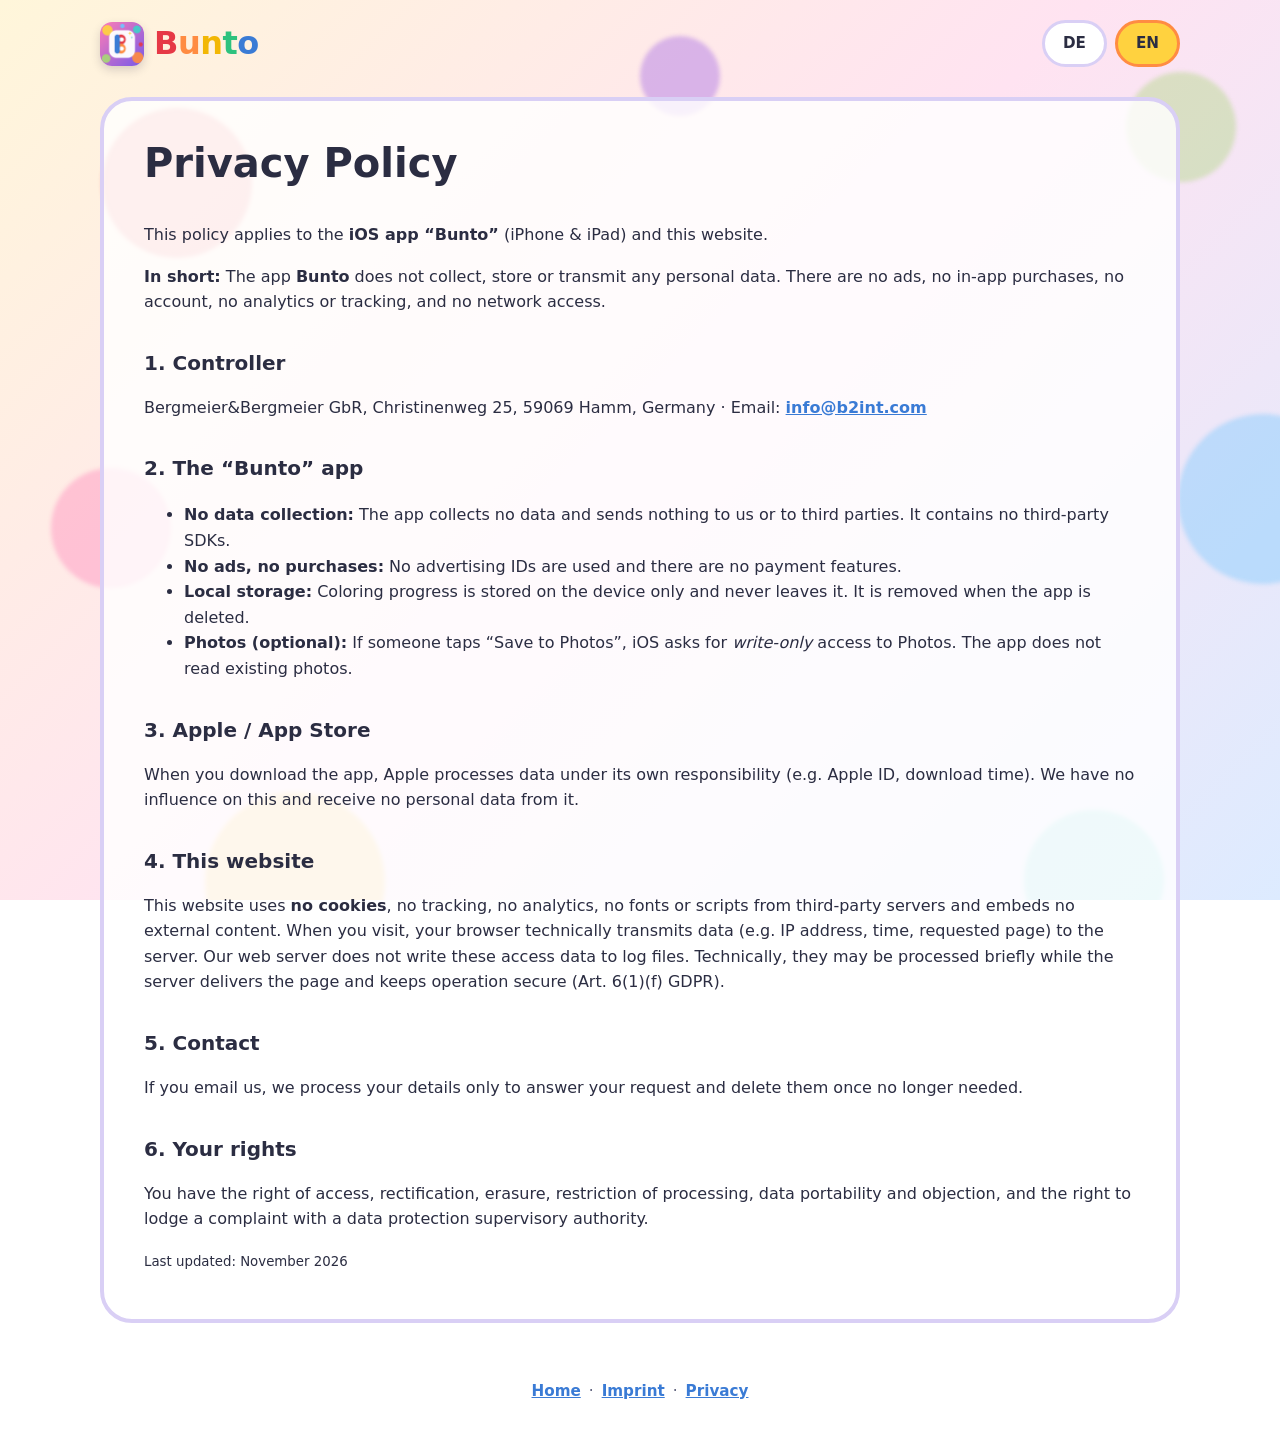
<file: en/privacy.html>
<!doctype html>
<html lang="en">
<head>
<meta charset="utf-8">
<meta name="viewport" content="width=device-width, initial-scale=1">
<title>Privacy Policy – Bunto</title>
<meta name="robots" content="noindex,follow">
<link rel="icon" href="/assets/favicon.png">
<link rel="stylesheet" href="/assets/style.css">
</head>
<body>
<div class="splats" aria-hidden="true"></div>
<div class="wrap">
  <header class="top">
    <a class="brand" href="/en/"><img src="/assets/favicon.png" alt="" width="44" height="44"><span class="logo">Bunto</span></a>
    <nav class="lang"><a class="pill" href="/datenschutz" hreflang="de">DE</a><a class="pill on" href="/en/privacy" hreflang="en">EN</a></nav>
  </header>
  <main class="legal">
<h1>Privacy Policy</h1>
<p>This policy applies to the <b>iOS app “Bunto”</b> (iPhone &amp; iPad) and this website.</p>
<p><b>In short:</b> The app <b>Bunto</b> does not collect, store or transmit any personal data. There are no ads, no in-app purchases, no account, no analytics or tracking, and no network access.</p>
<h2>1. Controller</h2>
<p>Bergmeier&amp;Bergmeier GbR, Christinenweg 25, 59069 Hamm, Germany · Email: <a href="mailto:info@b2int.com">info@b2int.com</a></p>
<h2>2. The “Bunto” app</h2>
<ul>
<li><b>No data collection:</b> The app collects no data and sends nothing to us or to third parties. It contains no third-party SDKs.</li>
<li><b>No ads, no purchases:</b> No advertising IDs are used and there are no payment features.</li>
<li><b>Local storage:</b> Coloring progress is stored on the device only and never leaves it. It is removed when the app is deleted.</li>
<li><b>Photos (optional):</b> If someone taps “Save to Photos”, iOS asks for <i>write-only</i> access to Photos. The app does not read existing photos.</li>
</ul>
<h2>3. Apple / App Store</h2>
<p>When you download the app, Apple processes data under its own responsibility (e.g. Apple ID, download time). We have no influence on this and receive no personal data from it.</p>
<h2>4. This website</h2>
<p>This website uses <b>no cookies</b>, no tracking, no analytics, no fonts or scripts from third-party servers and embeds no external content. When you visit, your browser technically transmits data (e.g. IP address, time, requested page) to the server. Our web server does not write these access data to log files. Technically, they may be processed briefly while the server delivers the page and keeps operation secure (Art. 6(1)(f) GDPR).</p>
<h2>5. Contact</h2>
<p>If you email us, we process your details only to answer your request and delete them once no longer needed.</p>
<h2>6. Your rights</h2>
<p>You have the right of access, rectification, erasure, restriction of processing, data portability and objection, and the right to lodge a complaint with a data protection supervisory authority.</p>
<p><small>Last updated: November 2026</small></p>
  </main>
  <footer><a href="/en/">Home</a>·<a href="/en/imprint">Imprint</a>·<a href="/en/privacy">Privacy</a></footer>
</div>
<script src="/assets/app.js" defer></script>
</body>
</html>
</file>
<file: assets/style.css>
/* Bunto website – same look as the app: pastel gradient, rainbow letters, chunky rounded cards */
:root {
  --red: #E63946; --orange: #FF8C42; --yellow: #F2B705; --sun: #FFD23F;
  --green: #2EC27E; --blue: #3A7BD5; --purple: #9B5DE5; --pink: #FF7EB6;
  --sky: #6EC6FF; --teal: #3FD0C9; --lime: #A7D676;
  --ink: #2B2D42; --ink-soft: #5b5e7a; --line: #D9CFF5;
  --card: rgba(255, 255, 255, .82);
  --font: ui-rounded, "SF Pro Rounded", "Nunito", "Varela Round", "Arial Rounded MT Bold", system-ui, -apple-system, "Segoe UI", sans-serif;
}
* { box-sizing: border-box; }
html { scroll-behavior: smooth; }
body {
  margin: 0; font-family: var(--font); color: var(--ink); line-height: 1.6; font-size: 18px;
  background: linear-gradient(135deg, #FFF6DA, #FFE3F1 50%, #DDEBFF) fixed;
  min-height: 100vh; overflow-x: hidden;
}
a { color: var(--blue); font-weight: 700; }
img { max-width: 100%; display: block; }
.wrap { width: min(1080px, 100% - 40px); margin-inline: auto; position: relative; z-index: 1; }

/* floating paint splats */
.splats { position: fixed; inset: 0; pointer-events: none; z-index: 0; overflow: hidden; }
.splats i { position: absolute; border-radius: 50%; opacity: .38; filter: blur(2px); animation: float 9s ease-in-out infinite; }
@keyframes float { 0%,100% { transform: translateY(0) scale(1); } 50% { transform: translateY(-26px) scale(1.07); } }

/* header */
header.top { display: flex; align-items: center; justify-content: space-between; padding: 18px 0; gap: 12px; flex-wrap: wrap; }
.brand { display: flex; align-items: center; gap: 10px; text-decoration: none; }
.brand img { width: 44px; height: 44px; border-radius: 12px; box-shadow: 0 4px 10px rgba(43,45,66,.18); }
.logo { font-weight: 900; font-size: 2rem; letter-spacing: -.5px; display: inline-flex; }
.logo span { display: inline-block; transition: transform .25s cubic-bezier(.3,1.8,.5,1); }
.logo span:hover, .logo.big span { animation: hop 2.6s ease-in-out infinite; }
.logo span:nth-child(1) { color: var(--red); } .logo span:nth-child(2) { color: var(--orange); }
.logo span:nth-child(3) { color: var(--yellow); } .logo span:nth-child(4) { color: var(--green); }
.logo span:nth-child(5) { color: var(--blue); }
.logo.big { font-size: clamp(4rem, 12vw, 7rem); line-height: 1; }
.logo.big span:nth-child(2) { animation-delay: .12s; } .logo.big span:nth-child(3) { animation-delay: .24s; }
.logo.big span:nth-child(4) { animation-delay: .36s; } .logo.big span:nth-child(5) { animation-delay: .48s; }
@keyframes hop { 0%, 60%, 100% { transform: translateY(0); } 70% { transform: translateY(-16px) rotate(-5deg); } 80% { transform: translateY(0); } 88% { transform: translateY(-6px); } }
nav.lang { display: flex; gap: 8px; }
.pill { display: inline-block; padding: 8px 18px; border-radius: 99px; background: #fff; border: 3px solid var(--line); text-decoration: none; color: var(--ink); font-weight: 800; font-size: .95rem; transition: transform .2s cubic-bezier(.3,1.8,.5,1); }
.pill:hover { transform: scale(1.08) rotate(-2deg); }
.pill.on { background: var(--sun); border-color: var(--orange); }

/* hero */
.hero { display: grid; grid-template-columns: 1.1fr .9fr; gap: 32px; align-items: center; padding: 20px 0 50px; }
.hero h1 { font-size: clamp(1.5rem, 3.4vw, 2.2rem); margin: 8px 0 14px; line-height: 1.25; font-weight: 900; }
.hero p.lead { font-size: 1.2rem; color: var(--ink-soft); margin: 0 0 22px; max-width: 34ch; }
.cta { display: inline-flex; align-items: center; gap: 10px; background: var(--ink); color: #fff; text-decoration: none; padding: 14px 26px; border-radius: 99px; font-weight: 900; font-size: 1.1rem; box-shadow: 0 8px 0 #12131f, 0 14px 22px rgba(43,45,66,.25); transition: transform .15s, box-shadow .15s; }
.cta:hover { transform: translateY(3px) scale(1.03); box-shadow: 0 5px 0 #12131f, 0 10px 18px rgba(43,45,66,.25); }
.cta small { display: block; font-weight: 700; opacity: .75; font-size: .75rem; line-height: 1.1; }
.cta.soon { background: #fff; color: var(--ink); box-shadow: 0 8px 0 var(--line); cursor: default; }
.hero-art { position: relative; justify-self: center; width: min(320px, 78%); }
.hero-art .phone { transform: rotate(4deg); animation: sway 6s ease-in-out infinite; }
@keyframes sway { 0%,100% { transform: rotate(4deg) translateY(0); } 50% { transform: rotate(-2deg) translateY(-12px); } }
.emoji-float { position: absolute; font-size: 2.6rem; animation: float 5s ease-in-out infinite; filter: drop-shadow(0 6px 6px rgba(0,0,0,.15)); }

/* phone frame */
.phone { border: 10px solid var(--ink); border-radius: 44px; overflow: hidden; background: #fff; box-shadow: 0 24px 40px rgba(43,45,66,.28); }
.phone img { width: 100%; height: auto; aspect-ratio: 1320 / 2868; object-fit: cover; }

/* promise badges */
.promise { background: #fff; border: 5px solid var(--green); border-radius: 36px; padding: 34px 24px 30px; text-align: center; box-shadow: 0 10px 30px rgba(46,194,126,.25); }
.promise h2 { margin: 0 0 6px; font-size: clamp(1.6rem, 4vw, 2.4rem); font-weight: 900; }
.promise > p { margin: 0 auto 24px; max-width: 60ch; color: var(--ink-soft); }
.nos { display: grid; grid-template-columns: repeat(auto-fit, minmax(150px, 1fr)); gap: 16px; }
.no { background: #FFF1F2; border: 4px solid var(--red); border-radius: 26px; padding: 18px 10px; position: relative; transition: transform .25s cubic-bezier(.3,1.8,.5,1); }
.no:hover { transform: rotate(-3deg) scale(1.05); }
.no .ico { font-size: 2.6rem; position: relative; display: inline-block; line-height: 1.2; }
.no .ico::after { content: ""; position: absolute; left: -8%; top: 50%; width: 116%; height: 7px; background: var(--red); border-radius: 4px; transform: rotate(-35deg); box-shadow: 0 0 0 2px #fff; }
.no b { display: block; font-size: 1.15rem; font-weight: 900; margin-top: 6px; color: var(--red); }
.no span.s { font-size: .85rem; color: var(--ink-soft); }
.yes-row { display: flex; flex-wrap: wrap; justify-content: center; gap: 10px; margin-top: 22px; }
.yes { background: #E6F9EF; color: #14814f; border: 3px solid var(--green); border-radius: 99px; padding: 6px 16px; font-weight: 800; font-size: .95rem; }

/* section titles */
section { padding: 44px 0; }
h2.title { text-align: center; font-size: clamp(1.7rem, 4vw, 2.4rem); font-weight: 900; margin: 0 0 8px; }
p.sub { text-align: center; color: var(--ink-soft); margin: 0 auto 30px; max-width: 56ch; }

/* feature cards (like category tiles) */
.cards { display: grid; grid-template-columns: repeat(auto-fit, minmax(240px, 1fr)); gap: 18px; }
.card { border: 5px solid var(--c); background: color-mix(in srgb, var(--c) 18%, #fff); border-radius: 32px; padding: 22px 20px; text-align: center; transition: transform .25s cubic-bezier(.3,1.8,.5,1); }
.card:hover { transform: translateY(-6px) rotate(-1.5deg); }
.card .e { font-size: 3rem; display: block; }
.card h3 { margin: 6px 0 4px; font-size: 1.3rem; font-weight: 900; }
.card p { margin: 0; font-size: .98rem; color: var(--ink-soft); }

/* screenshots */
.shots { display: flex; gap: 22px; overflow-x: auto; padding: 14px 20px 30px; scroll-snap-type: x mandatory; margin-inline: -20px; -webkit-overflow-scrolling: touch; }
.shots figure { margin: 0; flex: 0 0 min(250px, 68vw); scroll-snap-align: center; text-align: center; }
.shots figure:nth-child(odd) .phone { transform: rotate(-2deg); } .shots figure:nth-child(even) .phone { transform: rotate(2deg); }
.shots .phone { transition: transform .3s cubic-bezier(.3,1.8,.5,1); } .shots figure:hover .phone { transform: scale(1.05) rotate(0); }
.shots figcaption { margin-top: 12px; font-weight: 800; }

/* categories chips */
.chips { display: flex; flex-wrap: wrap; gap: 12px; justify-content: center; }
.chip { background: color-mix(in srgb, var(--c) 20%, #fff); border: 4px solid var(--c); border-radius: 99px; padding: 8px 20px; font-weight: 900; transition: transform .2s cubic-bezier(.3,1.8,.5,1); }
.chip:hover { transform: scale(1.12) rotate(-3deg); }

/* parents */
.parents { background: var(--card); border: 4px dashed var(--line); border-radius: 32px; padding: 28px; }
.parents h2 { margin-top: 0; font-weight: 900; }
.parents ul { padding-left: 1.2em; } .parents li { margin: 6px 0; }

/* palette strip + footer */
.strip { display: flex; justify-content: center; gap: 10px; flex-wrap: wrap; padding: 10px 0 0; }
.strip button { width: 42px; height: 42px; border-radius: 50%; border: 4px solid #fff; box-shadow: 0 3px 8px rgba(0,0,0,.2); cursor: pointer; transition: transform .2s cubic-bezier(.3,1.8,.5,1); background: var(--c); }
.strip button:hover { transform: scale(1.25) translateY(-4px); }
footer { text-align: center; padding: 36px 0 50px; color: var(--ink-soft); font-size: .95rem; }
footer a { margin: 0 8px; }

/* reveal */
.rv { opacity: 0; transform: translateY(26px) scale(.97); transition: opacity .6s, transform .6s cubic-bezier(.3,1.4,.5,1); }
.rv.in { opacity: 1; transform: none; }

/* click splat */
.splat { position: fixed; width: 20px; height: 20px; border-radius: 50%; pointer-events: none; z-index: 50; animation: pop .7s ease-out forwards; }
@keyframes pop { from { transform: translate(-50%,-50%) scale(.3); opacity: .9; } to { transform: translate(-50%,-50%) scale(7); opacity: 0; } }

/* legal pages */
.legal { background: var(--card); border: 4px solid var(--line); border-radius: 32px; padding: 30px clamp(18px, 4vw, 40px); margin: 10px 0 20px; }
.legal h1 { margin-top: 0; font-weight: 900; font-size: clamp(1.8rem, 5vw, 2.5rem); }
.legal h2 { margin: 1.6em 0 .3em; font-size: 1.25rem; font-weight: 900; }
.legal p, .legal li { font-size: 1rem; }
.todo { background: #FFF3BF; padding: 0 6px; border-radius: 6px; }

@media (max-width: 760px) {
  body { font-size: 17px; }
  .hero { grid-template-columns: 1fr; text-align: center; } .hero p.lead { margin-inline: auto; }
  .hero-art { order: -1; width: min(220px, 60%); }
}
@media (prefers-reduced-motion: reduce) {
  *, *::before, *::after { animation: none !important; transition: none !important; }
  .rv { opacity: 1; transform: none; } html { scroll-behavior: auto; }
}
</file>
